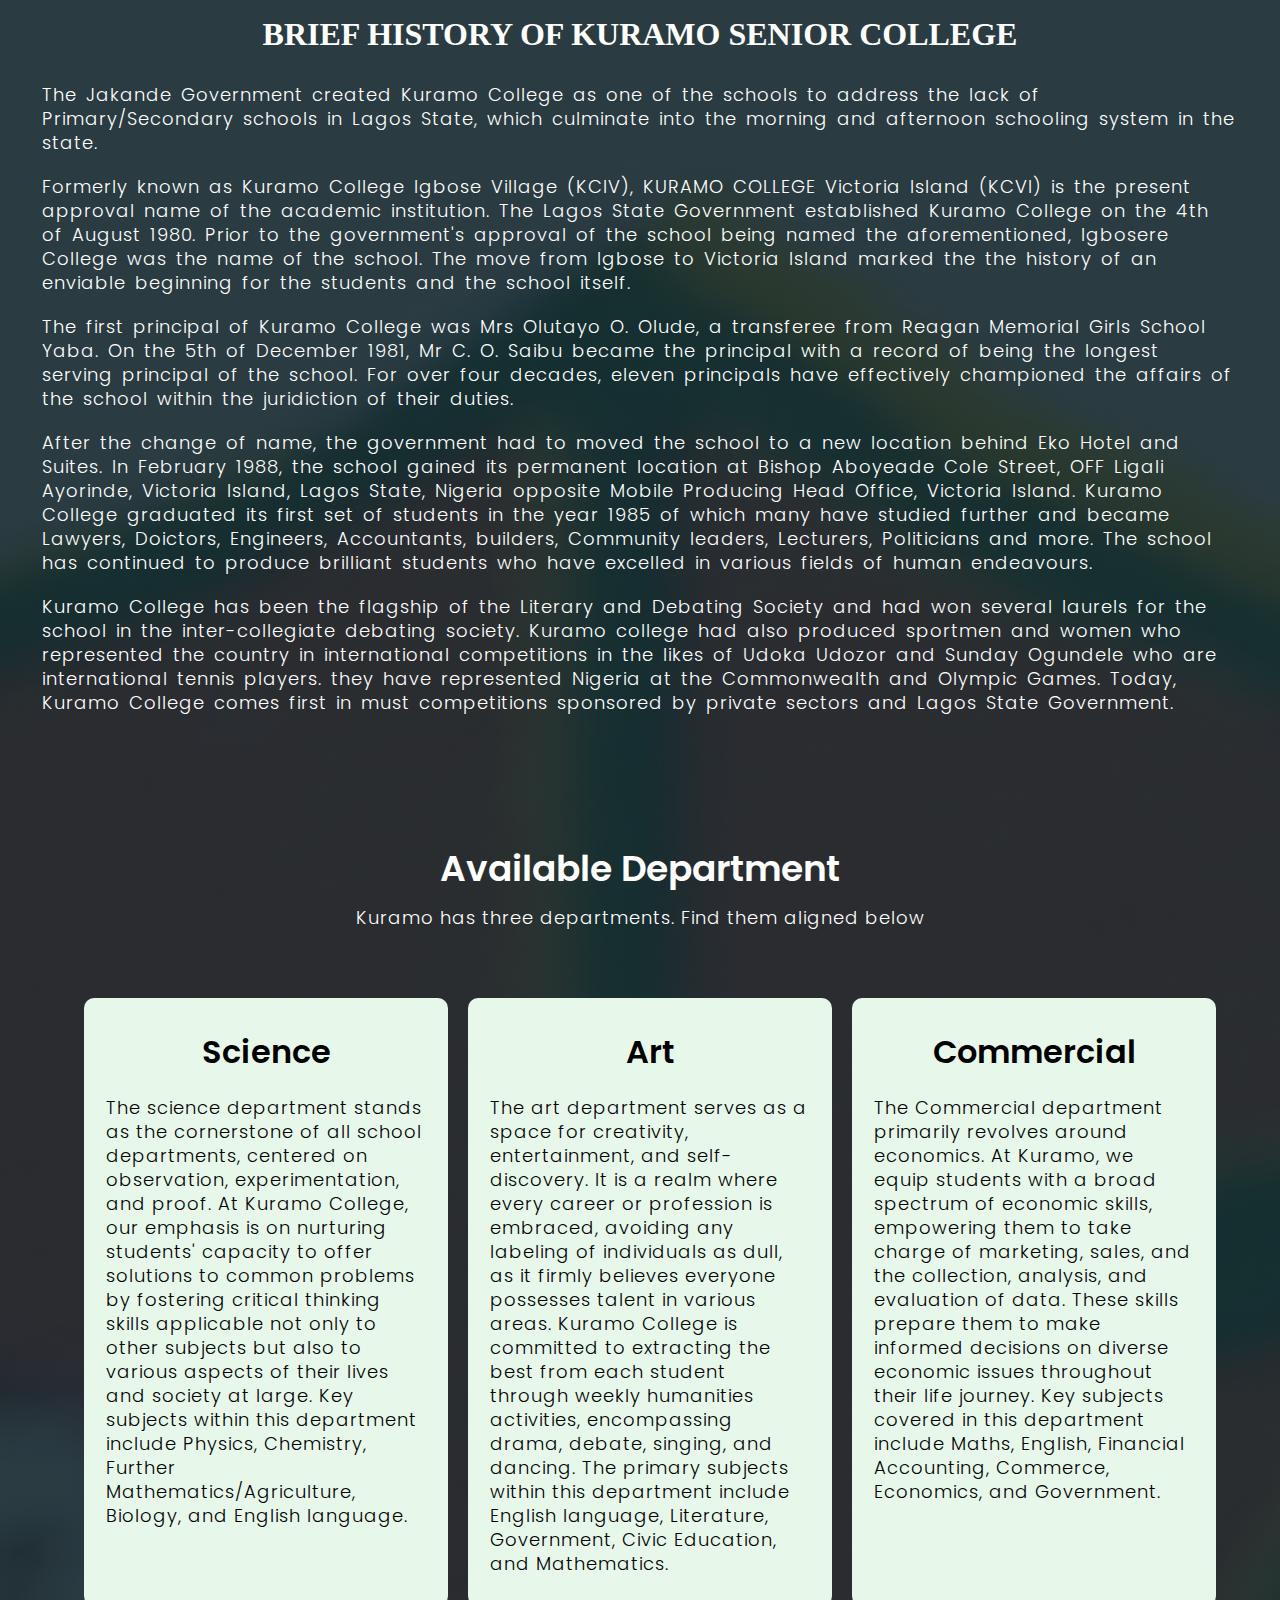
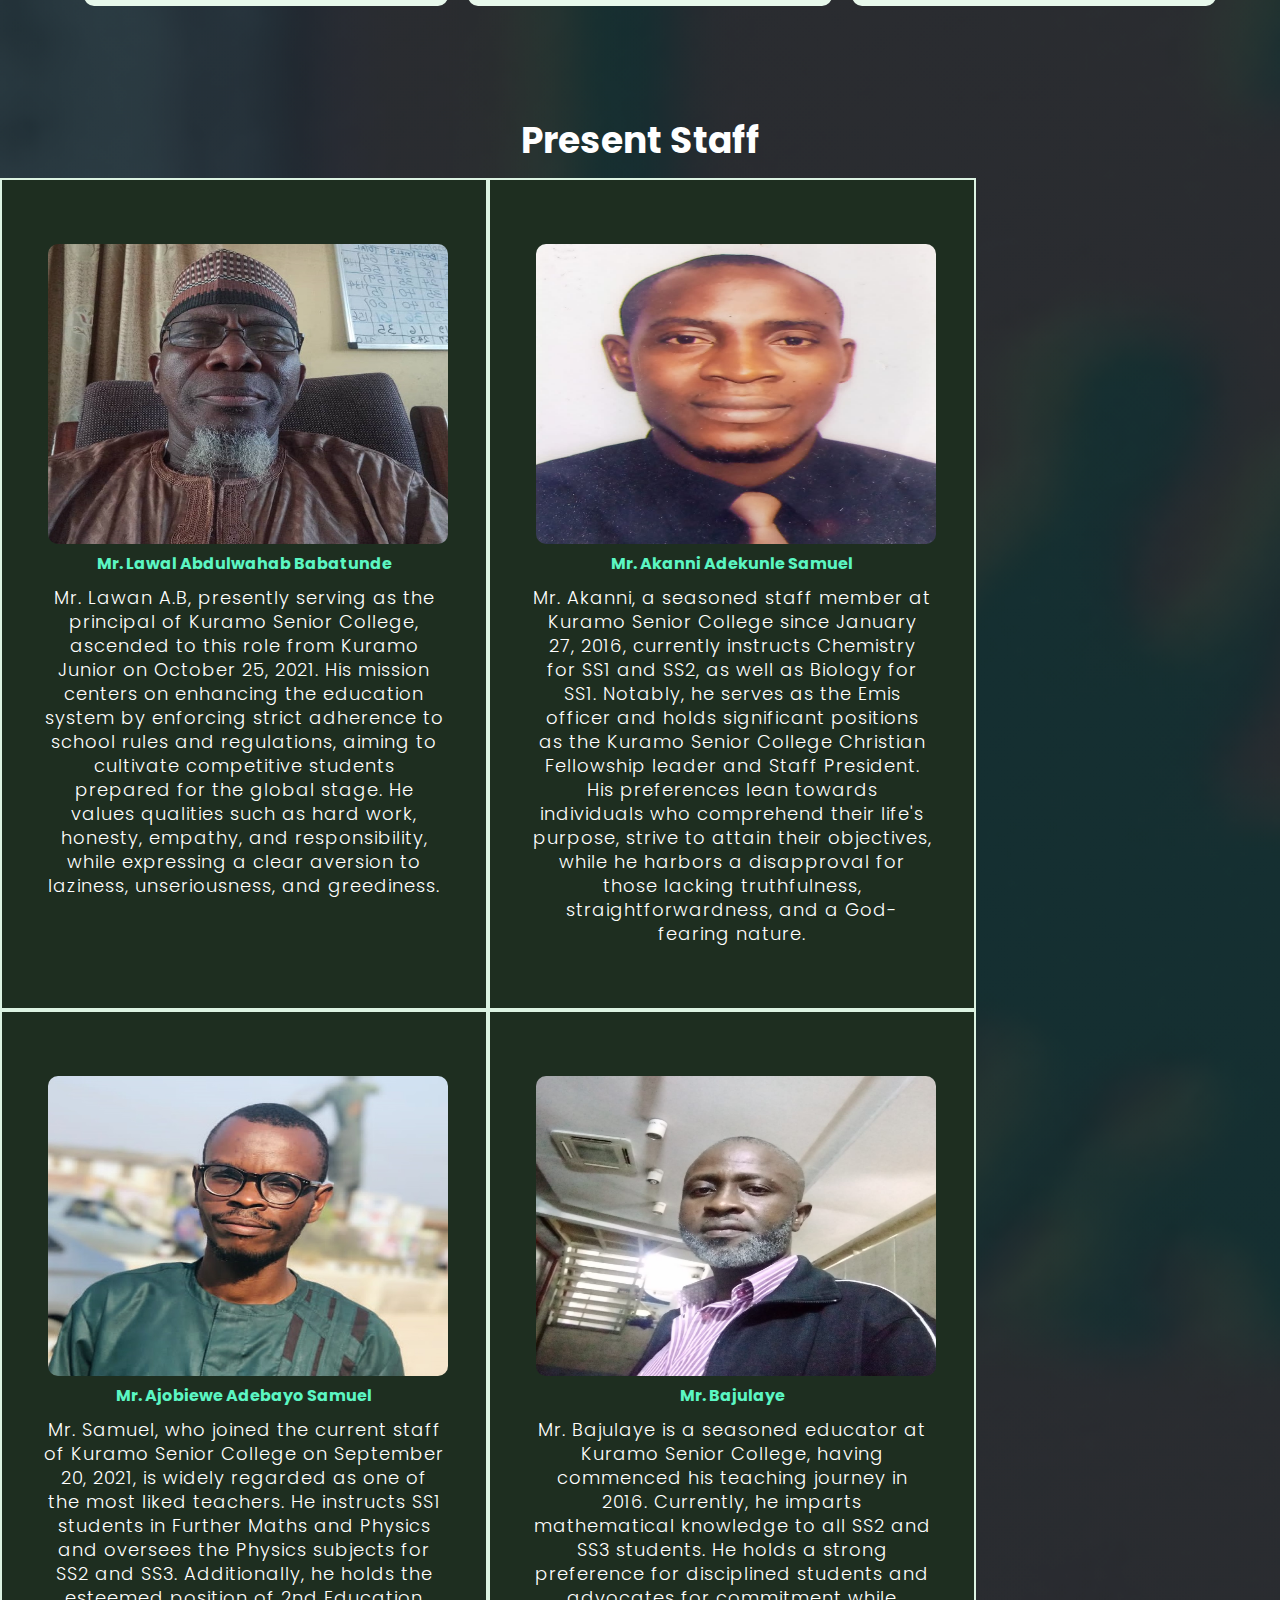
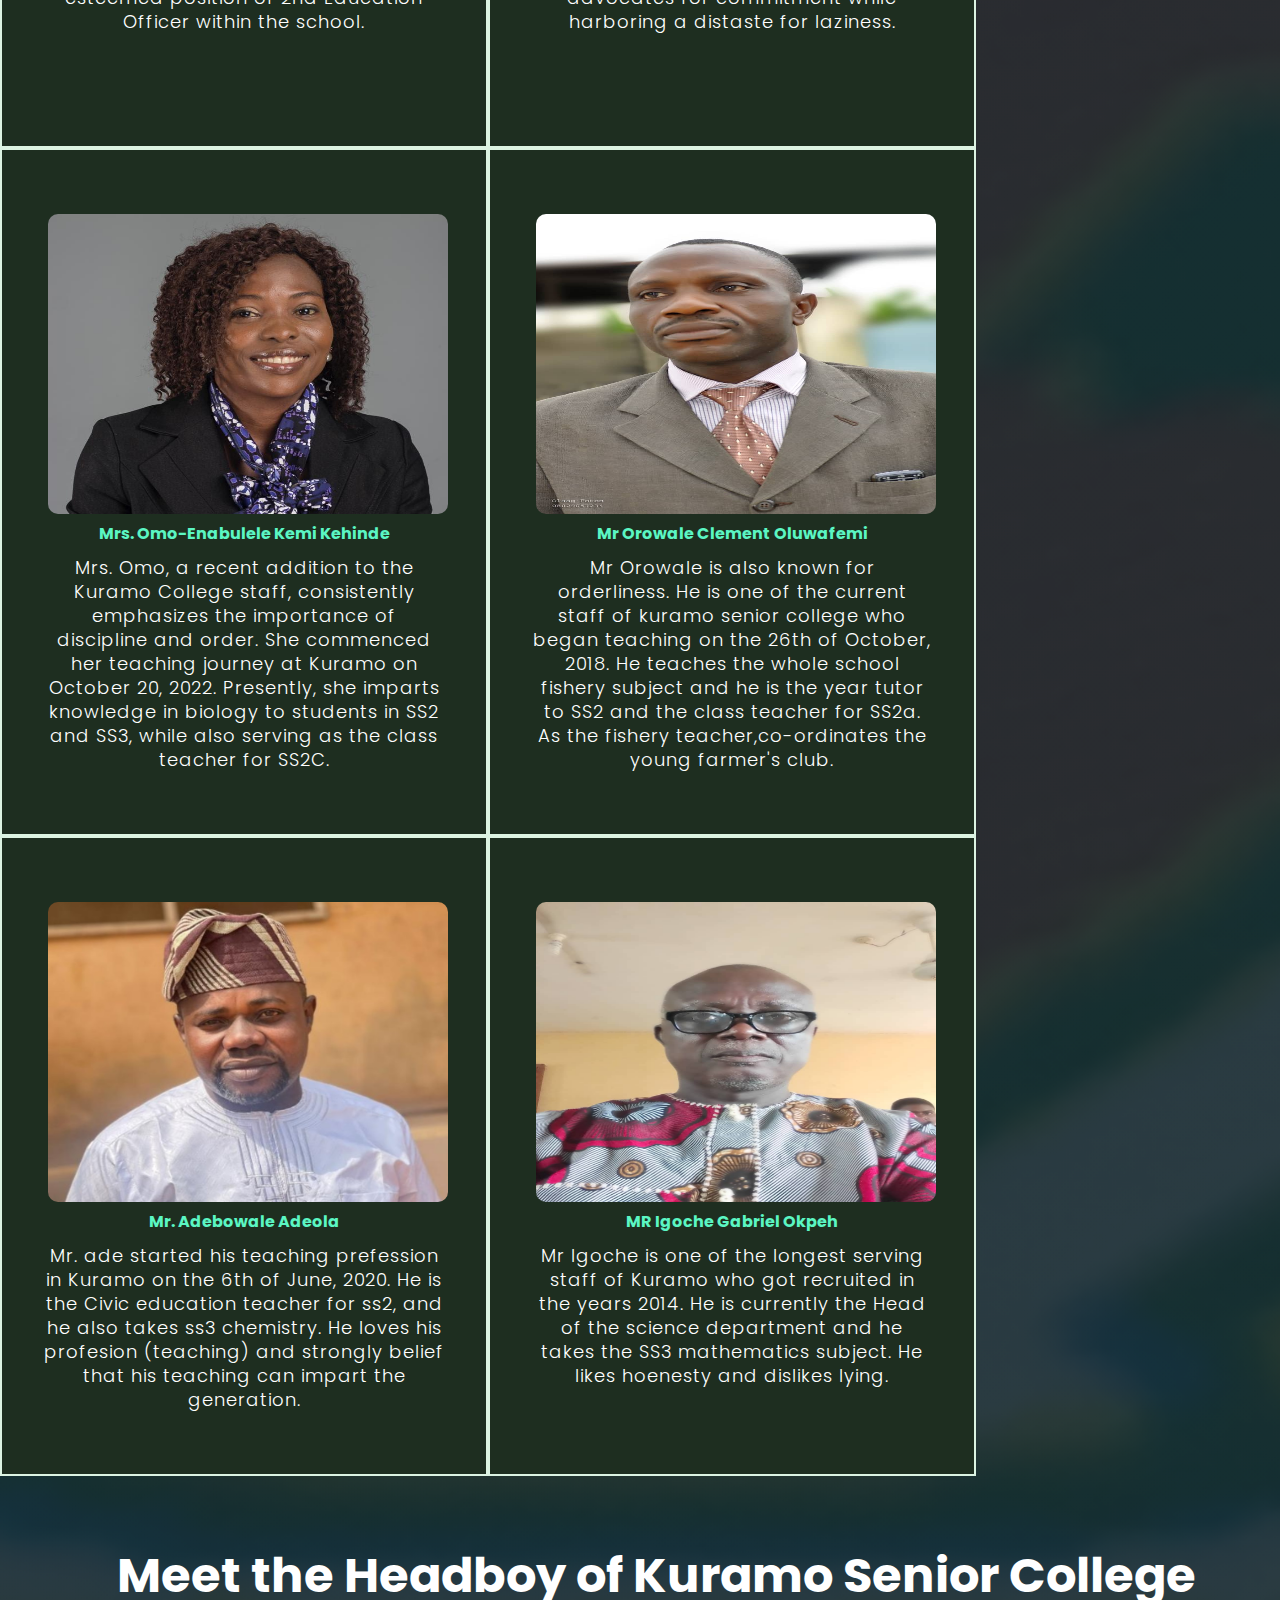
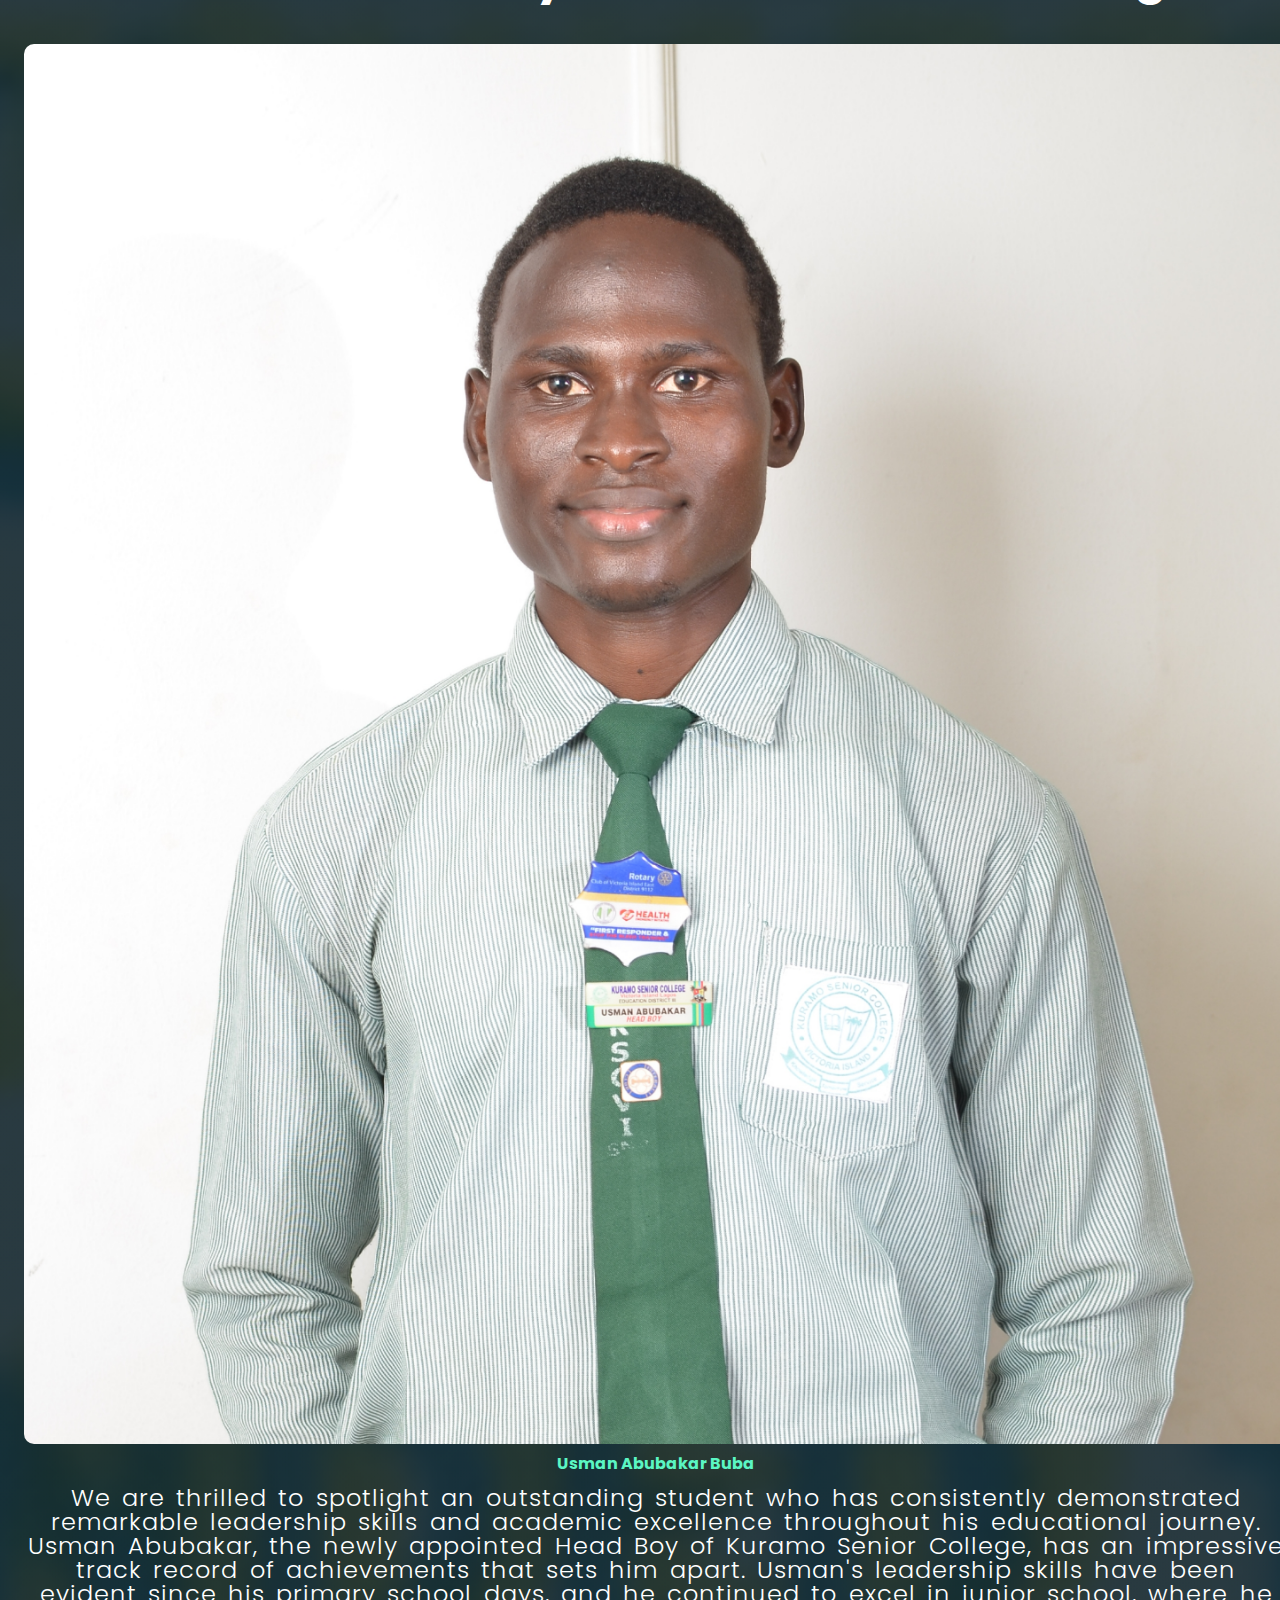
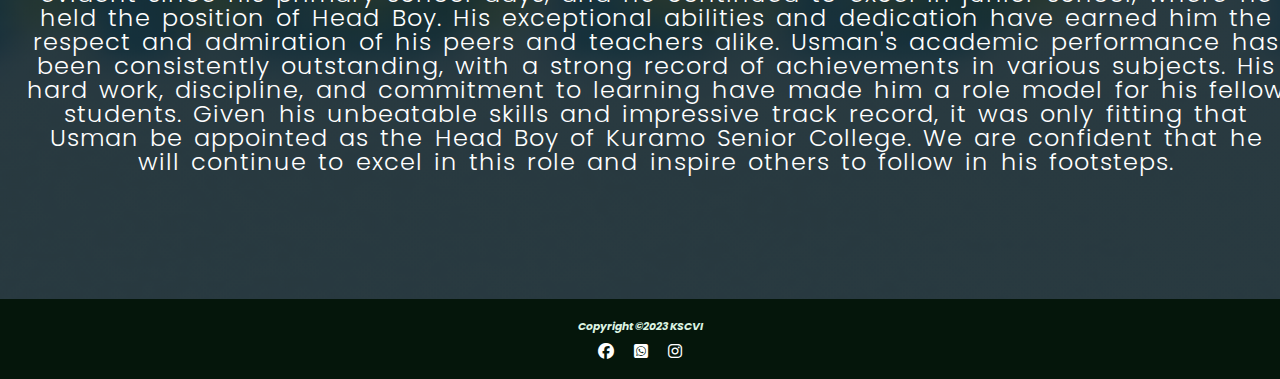
<file: page/aboutpage.html>
<!DOCTYPE html>
<html lang="en">

<head>
    <meta charset="UTF-8">
    <meta http-equiv="X-UA-Compatible" content="IE=edge">
    <meta name="viewport" content="width=device-width, initial-scale=1.0">
    <link rel="stylesheet" href="aboutpage.css">
    <title>About Page</title>
    <link rel="preconnect" href="https://fonts.gstatic.com" crossorigin>
    <link
        href="https://fonts.googleapis.com/css2?family=Plus+Jakarta+Sans:ital,wght@0,400;1,500;1,600&family=Poppins:wght@100;200;300;400;600;700&display=swap"
        rel="stylesheet">
    <link rel="stylesheet" href="https://cdnjs.cloudflare.com/ajax/libs/font-awesome/6.2.1/css/all.min.css" />
</head>

<!------brief history----->

<body>

    <section class="header">

    </section>

    <h1 class="schoolname" id="topend"> BRIEF HISTORY OF KURAMO SENIOR COLLEGE</h1>
    <div class="container">
        <p>
            The Jakande Government created Kuramo College as one of the schools to address the lack of Primary/Secondary
            schools in Lagos State, which culminate into the morning and afternoon schooling system in the state.
        </p>
        <P>
            Formerly known as Kuramo College Igbose Village (KCIV), KURAMO COLLEGE Victoria Island (KCVI) is the present
            approval name of the academic institution. The Lagos State Government established Kuramo College on the 4th
            of August 1980. Prior to the government's approval of the school being named the aforementioned, Igbosere
            College was the name of the school. The move from Igbose to Victoria Island marked the the history of an
            enviable beginning for the students and the school itself.
        </P>
        <p>
            The first principal of Kuramo College was Mrs Olutayo O. Olude, a transferee from Reagan Memorial Girls
            School Yaba. On the 5th of December 1981, Mr C. O. Saibu became the principal with a record of being the
            longest serving principal of the school. For over four decades, eleven principals have effectively
            championed the affairs of the school within the juridiction of their duties.
        </p>
        <p>
            After the change of name, the government had to moved the school to a new location behind Eko Hotel and
            Suites. In February 1988, the school gained its permanent location at Bishop Aboyeade Cole Street, OFF
            Ligali Ayorinde, Victoria Island, Lagos State, Nigeria opposite Mobile Producing Head Office, Victoria
            Island. Kuramo College graduated its first set of students in the year 1985 of which many have studied
            further and became Lawyers, Doictors, Engineers, Accountants, builders, Community leaders, Lecturers,
            Politicians and more. The school has continued to produce brilliant students who have excelled in various
            fields of human endeavours.
        </p>
        <p>
            Kuramo College has been the flagship of the Literary and Debating Society and had won several laurels for
            the school in the inter-collegiate debating society. Kuramo college had also produced sportmen and women who
            represented the country in international competitions in the likes of Udoka Udozor and Sunday Ogundele who
            are international tennis players. they have represented Nigeria at the Commonwealth and Olympic Games.
            Today, Kuramo College comes first in must competitions sponsored by private sectors and Lagos State
            Government.
        </p>
    </div>

    <!------mission and vission----->

    <div class="mvcontainer">
        <div class="mission">
            <div class="mcontainer">
                <div class="red1"></div>
                <div class="blue" style="margin-left: 35%; ">
                    <h4>Mission</h4>
                </div>
                <div class="red2"></div>
            </div>
            <h1 id="mission">Mission</h1>
            <p>
                To create an enabling and conducive environment for effective teaching and learning through
                collaboration with committed stakeholders
            </p>
            <div class="vcontainer">
                <div class="red1"></div>
                <div class="blue" style="margin-left: 35%;">
                    <h4>Vission</h4>
                </div>
                <div class="red2"></div>
            </div>
            <h1 id="vission">Vission</h1>
            <p>
                Moulding leaders with core values
            </p>
        </div>
    </div>
    <!------department----->
    <div class="course">
        <h1> Available Department</h1>
        <p class="p"> Kuramo has three departments. Find them aligned below
        </p>
        <div class="row">
            <div class="course-col">
                <h3 class="ts" id="science">Science</h3>
                <p>The science department stands as the cornerstone of all school departments, centered on observation,
                    experimentation, and proof. At Kuramo College, our emphasis is on nurturing students' capacity to
                    offer solutions to common problems by fostering critical thinking skills applicable not only to
                    other subjects but also to various aspects of their lives and society at large. Key subjects within
                    this department include Physics, Chemistry, Further Mathematics/Agriculture, Biology, and English
                    language.
                </p>
            </div>
            <div class="course-col">
                <h3 class="ts" id="art">Art</h3>
                <p>The art department serves as a space for creativity, entertainment, and self-discovery. It is a realm
                    where every career or profession is embraced, avoiding any labeling of individuals as dull, as it
                    firmly believes everyone possesses talent in various areas. Kuramo College is committed to
                    extracting the best from each student through weekly humanities activities, encompassing drama,
                    debate, singing, and dancing. The primary subjects within this department include English language,
                    Literature, Government, Civic Education, and Mathematics. </p>
            </div>
            <div class="course-col">
                <h3 class="ts" id="commercial">Commercial</h3>
                <p>The Commercial department primarily revolves around economics. At Kuramo, we equip students with a
                    broad spectrum of economic skills, empowering them to take charge of marketing, sales, and the
                    collection, analysis, and evaluation of data. These skills prepare them to make informed decisions
                    on diverse economic issues throughout their life journey. Key subjects covered in this department
                    include Maths, English, Financial Accounting, Commerce, Economics, and Government.
                </p>
            </div>
        </div>

    </div>

    <!------present staff----->


    <div class="staff">
        <h1 class="stafftext"> Present Staff</h1>
        <div class="imgcontainer">
            <div class="al">
                <img src="/images/principal.jpg" id="principal" alt="">
                <h4>Mr. Lawal Abdulwahab Babatunde</h4>
                <p>Mr. Lawan A.B, presently serving as the principal of Kuramo Senior College, ascended to this role
                    from Kuramo Junior on October 25, 2021. His mission centers on enhancing the education system by
                    enforcing strict adherence to school rules and regulations, aiming to cultivate competitive students
                    prepared for the global stage. He values qualities such as hard work, honesty, empathy, and
                    responsibility, while expressing a clear aversion to laziness, unseriousness, and greediness.

                </p>
            </div>

            <div class="al">
                <img src="/images/akanni.jpg" id="akanni" alt="">
                <h4>Mr. Akanni Adekunle Samuel</h4>
                <p>Mr. Akanni, a seasoned staff member at Kuramo Senior College since January 27, 2016, currently
                    instructs Chemistry for SS1 and SS2, as well as Biology for SS1. Notably, he serves as the Emis
                    officer and holds significant positions as the Kuramo Senior College Christian Fellowship leader and
                    Staff President. His preferences lean towards individuals who comprehend their life's purpose,
                    strive to attain their objectives, while he harbors a disapproval for those lacking truthfulness,
                    straightforwardness, and a God-fearing nature.</p>
            </div>
            <div class="al">
                <img src="/images/samuel.jpg" id="samuel" alt="">
                <h4>Mr. Ajobiewe Adebayo Samuel</h4>
                <P>Mr. Samuel, who joined the current staff of Kuramo Senior College on September 20, 2021, is widely
                    regarded as one of the most liked teachers. He instructs SS1 students in Further Maths and Physics
                    and oversees the Physics subjects for SS2 and SS3. Additionally, he holds the esteemed position of
                    2nd Education Officer within the school.
                </P>
            </div>
            <div class="al">
                <img src="/images/baj.jpg" id="baj" alt="">
                <h4>Mr. Bajulaye</h4>
                <p>Mr. Bajulaye is a seasoned educator at Kuramo Senior College, having commenced his teaching journey
                    in 2016. Currently, he imparts mathematical knowledge to all SS2 and SS3 students. He holds a strong
                    preference for disciplined students and advocates for commitment while harboring a distaste for
                    laziness.</p>
            </div>
            <div class="al">
                <img src="/images/omo.jpg" id="omo" alt="">
                <h4>Mrs. Omo-Enabulele Kemi Kehinde</h4>
                <p>Mrs. Omo, a recent addition to the Kuramo College staff, consistently emphasizes the importance of
                    discipline and order. She commenced her teaching journey at Kuramo on October 20, 2022. Presently,
                    she imparts knowledge in biology to students in SS2 and SS3, while also serving as the class teacher
                    for SS2C.</p>
            </div>
            <div class="al">
                <img src="/images/orowale.jpg" id="oro" alt="">
                <h4>Mr Orowale Clement Oluwafemi</h4>
                <p>Mr Orowale is also known for orderliness. He is one of the current staff of kuramo senior college who
                    began teaching on the 26th of October, 2018. He teaches the whole school fishery subject and he is
                    the year tutor to SS2 and the class teacher for SS2a. As the fishery teacher,co-ordinates the young
                    farmer's club.</p>
            </div>
            <div class="al">
                <img src="/images/ade.jpg" id="ade" alt="">
                <h4>Mr. Adebowale Adeola</h4>
                <p>Mr. ade started his teaching prefession in Kuramo on the 6th of June, 2020. He is the Civic education
                    teacher for ss2, and he also takes ss3 chemistry. He loves his profesion (teaching) and strongly
                    belief that his teaching can impart the generation. </p>
            </div>
            <div class="al">
                <img src="/images/igoche.jpg" id="igoche" alt="">
                <h4>MR Igoche Gabriel Okpeh</h4>
                <p> Mr Igoche is one of the longest serving staff of Kuramo who got recruited in the years 2014. He is
                    currently the Head of the science department and he takes the SS3 mathematics subject. He likes
                    hoenesty and dislikes lying. </p>
            </div>


        </div>
    </div>

    <!-- <headboy container> -->

    <div class="hbcontainer">
        <h1 class="hb">Meet the Headboy of Kuramo Senior College </h1>
        <img class="headboy" src="/images/headboy.jpg"; alt="image of kuramo headboy";>
        <h4>Usman Abubakar Buba</h4>
        <p>
            We are thrilled to spotlight an outstanding student who has consistently demonstrated remarkable
            leadership skills and academic excellence throughout his educational journey. Usman Abubakar, the
            newly appointed Head Boy of Kuramo Senior College, has an impressive track record of achievements
            that sets him apart.

            Usman's leadership skills have been evident since his primary school days, and he continued to excel
            in junior school, where he held the position of Head Boy. His exceptional abilities and dedication
            have earned him the respect and admiration of his peers and teachers alike.

            Usman's academic performance has been consistently outstanding, with a strong record of achievements
            in various subjects. His hard work, discipline, and commitment to learning have made him a role
            model for his fellow students.

            Given his unbeatable skills and impressive track record, it was only fitting that Usman be appointed
            as the Head Boy of Kuramo Senior College. We are confident that he will continue to excel in this
            role and inspire others to follow in his footsteps.
        </p>
    </div>

    <nav>
        <div class="contents" id="navLinks">
            <ul>
                <h1 class="ctn">Contents</h1>
                <li><a href="#science">Science</a></li>
                <li><a href="#art">Art</a></li>
                <li><a href="#commercial">Commercial</a></li>
                <li><a href="#principal">Mr Lawal A.B</a></li>
                <li><a href="#akanni">Mr Akanni</a></li>
                <li><a href="#samuel">Mr Samuel</a></li>
                <li><a href="#baj">Mr Bajulaye</a></li>
                <li><a href="#omo">Mrs Omo</a></li>
                <li><a href="#oro">Mr Orowale</a></li>
                <li><a href="#ade">Mr Ade</a></li>
                <li><a href="#igoche">Mr Igoche</a></li>
                <li><a href="#mogaji">Mr Mogaji</a></li>
            </ul>
        </div>
    </nav>
    <!------footer----->

    <footer>
        <h6><i>Copyright ©2023 KSCVI</i></h6>
        <div class="icons">
            <a href="https://www.facebook.com/profile.php?id=100034072089855&mibextid=ZbWKwL"><i
                    class="fa-brands fa-facebook" style="color:white; margin: 0.5em;"></i></a>
            <a href="https://wa.me/+2347086662035"><i class="fa-brands fa-square-whatsapp"
                    style="color:white;  margin: 0.5em;"></i></a>
            <a href=". https://www.instagram.com/invites/contact/?i=pql2d089keng&utm_content=qhg03jt"><i
                    class="fa-brands fa-instagram" style="color:white;  margin: 0.5em;"></i></a>
    </footer>
    <!---------Javascript For Toggle Menu----->

    <script>
        var navLinks = document.getElementById("navLinks");

        function showMenu() {
            navLinks.style.right = "0";
        }

        function hideMenu() {
            navLinks.style.right = "-200px";
        }
    </script>
</body>

</html>
</file>
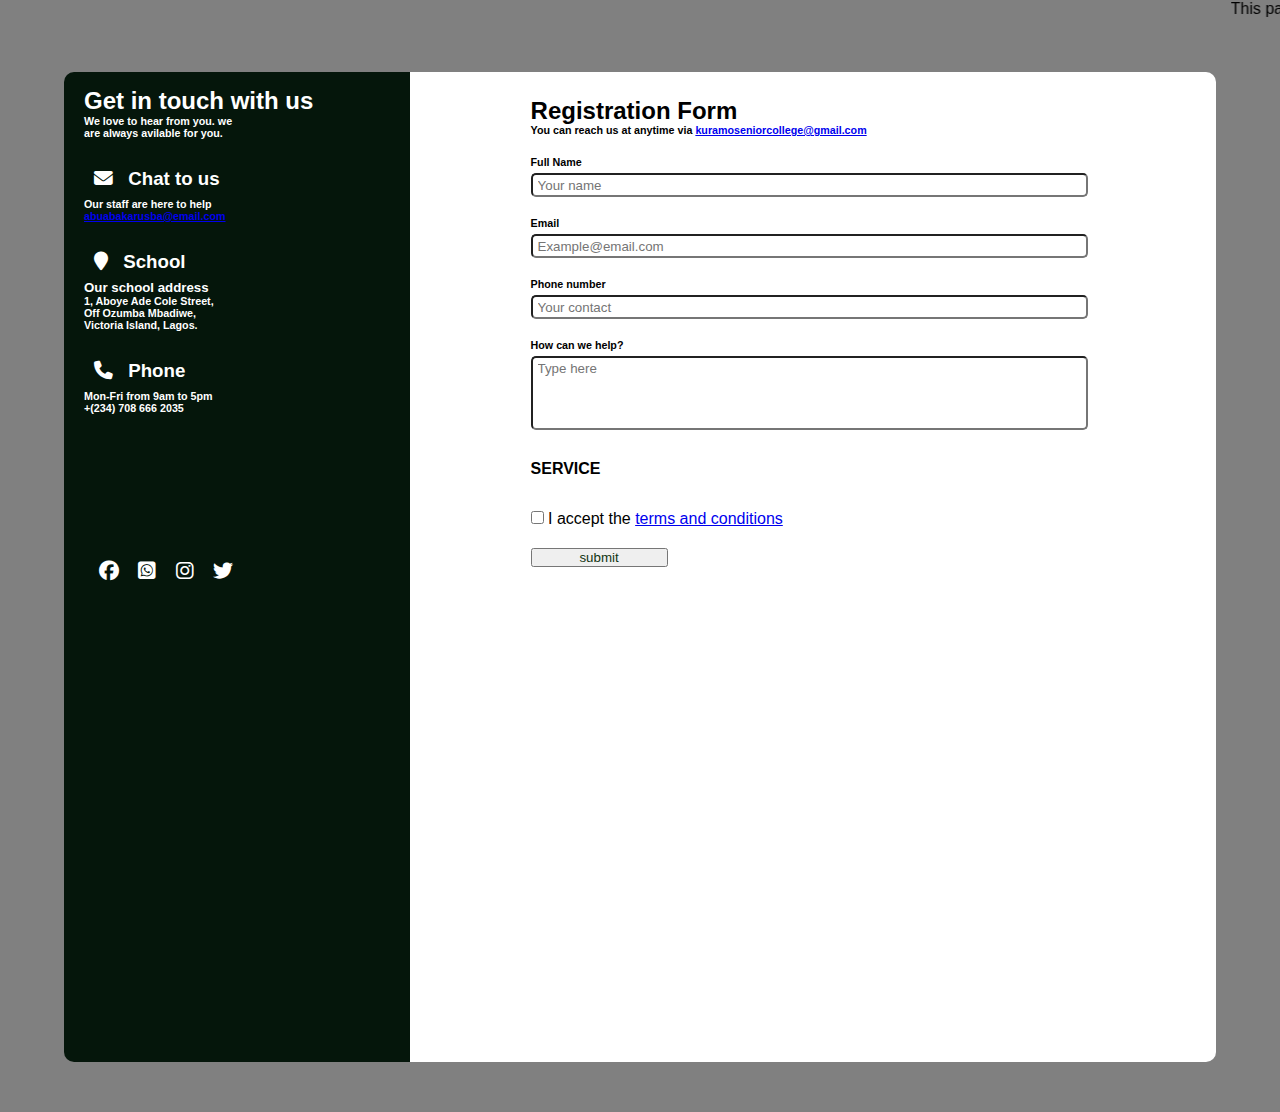
<file: page/contactp.html>
<!DOCTYPE html>
<html lang="en">
    <head>
    <meta charset="UTF-8">
    <meta http-equiv="X-UA-Compatible" content="IE=edge">
    <meta name="viewport" content="width=device-width, initial-scale=1.0">
    <title>Contact Page</title>
    <link rel="stylesheet" href="contactpage.css">
    <link rel="stylesheet" href="https://cdnjs.cloudflare.com/ajax/libs/font-awesome/6.2.1/css/all.min.css" />
    </head>

<body>
    <marquee behavior="co-ordinates" direction="left">This page is still under construction</marquee>
    <div class="container">
        <div class="leftdiv">
            <div class="margin">
                <h2 style="margin-top: -35px;">
                    Get in touch with us
                </h2>
                <h6>
                    We love to hear from you. we <br> are always avilable for you.
                </h6>
                <div>
                    <h3>
                        <i class="fa fa-envelope"></i>
                        Chat to us
                    </h3>
                    <h6>
                        Our staff are here to help
                    </h6>
                    <h6>
                        <a href="mailto:abubakar.usba@gmail.com">abuabakarusba@email.com</a>
                    </h6>
                </div>
                <div>
                    <h3>
                        <i class="fa fa-map-marker fa-l"></i>
                        School
                    </h3>
                    <h5>
                        Our school address
                    </h5>
                    <h6>
                        1, Aboye Ade Cole Street, <br> Off Ozumba Mbadiwe, <br>
                        Victoria Island, Lagos.
                    </h6>
                </div>
                <div>
                    <h3>
                        <i class="fa fa-phone"></i>

                        Phone
                    </h3>
                    <h6>
                        Mon-Fri from 9am to 5pm
                    </h6>
                    <h6>
                        +(234) 708 666 2035
                    </h6>
                </div>
                <div class="icons" style="position: bottom end;">
                    <i class="fa-brands fa-facebook"></i>
                    <i class="fa-brands fa-square-whatsapp"></i>
                    <i class="fa-brands fa-instagram"></i>
                    <i class="fa-brands fa-twitter"></i>
                </div>
            </div>
        </div>
        <div class="rightdiv">
            <div class="margin" >
                <h2>Registration Form </h2>
                <h6 style="margin-top: -1px;">You can reach us at anytime via <a href=" ">kuramoseniorcollege@gmail.com</a>
                </h6>
                <form action="input">
                    <h6>Full Name</h6>
                    <input class="im" type="text" placeholder="Your name">
                    <h6>Email</h6>
                    <input class="im" type="email" placeholder="Example@email.com" required value="">
                    <h6>Phone number</h6>
                    <input class="im" type="number" placeholder="Your contact" minlength="11" required>
                    <h6>How can we help?</h6>
                    <input class="im" type="text" placeholder="Type here" style="padding-bottom: 50px;">
                </form>
                <h4 class="service">SERVICE</h4>
                <fieldset class="classcol">
                    <label for="ss1"> <input type="checkbox" name="ss1" required id="ss1"> SS1</label>
                    <label for="ss2"> <input type="checkbox" name="ss2" required id="ss2"> SS2</label>
                    <label for="ss3"> <input type="checkbox" name="ss3" required> SS3</label>
                </fieldset>
                <fieldset class="classco2">
                    <label for="event"> <input type="checkbox" name="event" required id="event"> Event</label>
                    <label for="WAEC"> <input type="checkbox" name="WAEC" required id="WAEC"> WAEC</label>
                    <label for="Internship"> <input type="checkbox" name="Internship" required>Internship</label>
                </fieldset>
                <fieldset  class="tc" required>
                    <label for="terms-and-conditions">
                        <input id="terms-and-conditions" type="checkbox" required name="terms-and-conditions"
                            class="inline" /> I accept the <a
                            href="https://googole.com/">terms and conditions</a>
                    </label>
                </fieldset>
                  <input required for="form" type="submit" class="submit" value="submit">
            </div>
        </div>
</body>
</html>
</file>
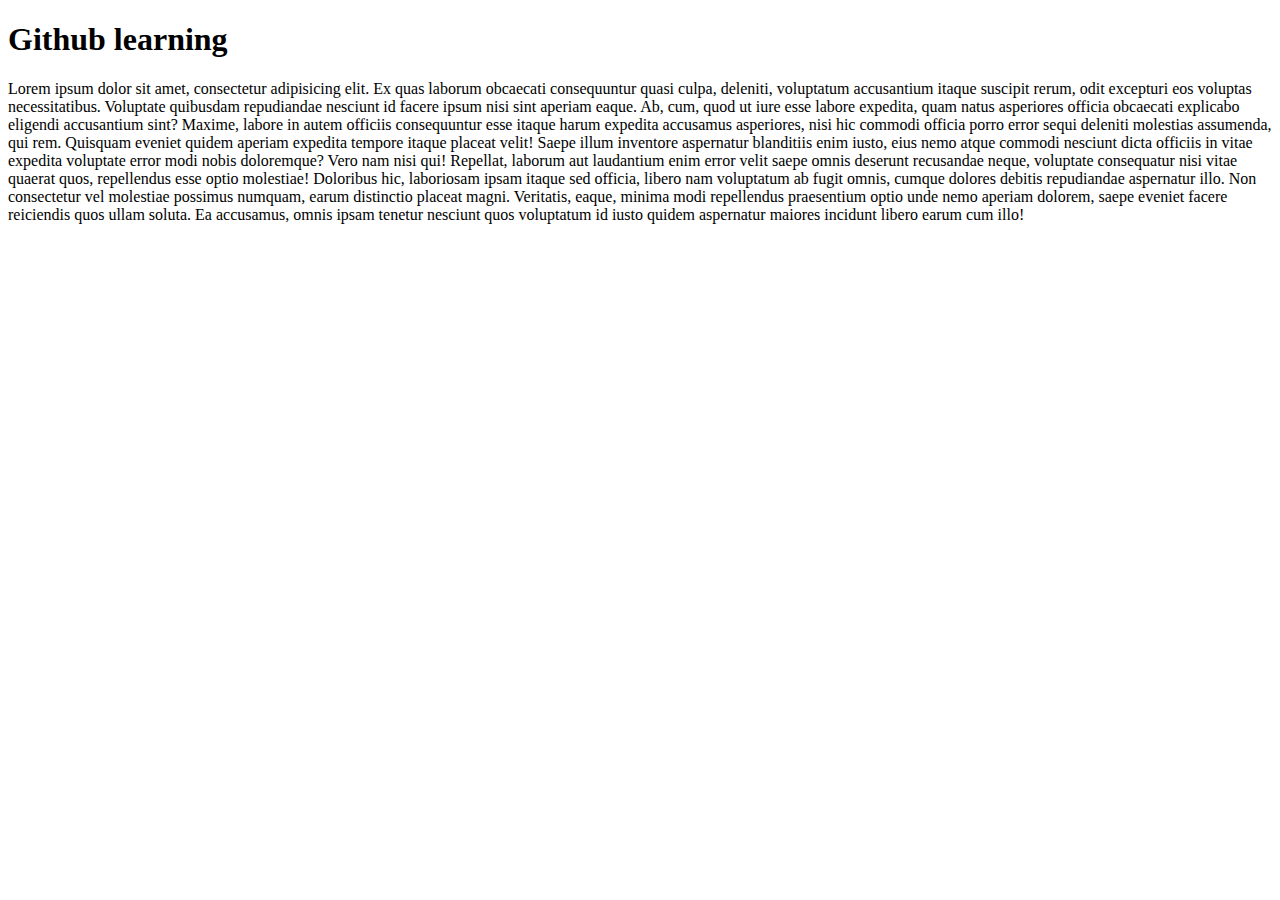
<file: page/test/test1.html>
<!DOCTYPE html>
<html lang="en">
<head>
    <meta charset="UTF-8">
    <meta http-equiv="X-UA-Compatible" content="IE=edge">
    <meta name="viewport" content="width=device-width, initial-scale=1.0">
    <title>Document</title>
</head>
<body>
    <h1>Github learning</h1>
    <p>Lorem ipsum dolor sit amet, consectetur adipisicing elit. Ex quas laborum obcaecati consequuntur quasi culpa, deleniti, voluptatum accusantium itaque suscipit rerum, odit excepturi eos voluptas necessitatibus. Voluptate quibusdam repudiandae nesciunt id facere ipsum nisi sint aperiam eaque. Ab, cum, quod ut iure esse labore expedita, quam natus asperiores officia obcaecati explicabo eligendi accusantium sint? Maxime, labore in autem officiis consequuntur esse itaque harum expedita accusamus asperiores, nisi hic commodi officia porro error sequi deleniti molestias assumenda, qui rem. Quisquam eveniet quidem aperiam expedita tempore itaque placeat velit! Saepe illum inventore aspernatur blanditiis enim iusto, eius nemo atque commodi nesciunt dicta officiis in vitae expedita voluptate error modi nobis doloremque? Vero nam nisi qui! Repellat, laborum aut laudantium enim error velit saepe omnis deserunt recusandae neque, voluptate consequatur nisi vitae quaerat quos, repellendus esse optio molestiae! Doloribus hic, laboriosam ipsam itaque sed officia, libero nam voluptatum ab fugit omnis, cumque dolores debitis repudiandae aspernatur illo. Non consectetur vel molestiae possimus numquam, earum distinctio placeat magni. Veritatis, eaque, minima modi repellendus praesentium optio unde nemo aperiam dolorem, saepe eveniet facere reiciendis quos ullam soluta. Ea accusamus, omnis ipsam tenetur nesciunt quos voluptatum id iusto quidem aspernatur maiores incidunt libero earum cum illo!</p>
</body>
</html>
</file>
<file: page/aboutpage.css>
* {
    border: 0;
    margin: 0px;
    padding: 0;
    font-family: 'Poppins', sans-serif;
}
body {
    background-image: linear-gradient(rgba(23, 42, 49, 0.9), rgba(23, 42, 49, 0.9)), url(/images/logo.jpg);
    background-size: cover;
    background-position: center;
    font-family: Cambria, Cochin, Georgia, Times, 'Times New Roman', serif;
    margin-bottom: 0;
}
/*-------history of kuramo-----*/


.schoolname {
    text-align: center;
    color: rgb(255, 255, 255);
    font-weight: 1000;
    font-size: 2rem;
    font-family: Cambria, Cochin, Georgia, Times, 'Times New Roman', serif;
    font-weight: 600;
    margin-top: 1rem;
    margin-bottom: 20px;
}

.container {
    background-size: cover;
    background-position: center;
    align-items: center;
    margin-top: 0;
    margin-bottom: 1rem;
    margin-left: 2rem;
    margin-right: 2rem;
    word-wrap: wrap;
    color: white;
    word-spacing: 3px;
    overflow: hidden;
}

p {
    padding: 5px;
    line-height: 25px;
    letter-spacing: 1px;
}

@media (max-width: 670px) {
    .container p {
        text-align: center;
    }

    .schoolname {
        font-size: 1.5rem;
        max-width: 80%;
        margin-left: 10%;
        text-align: center;
    }

    .course h1 {
        font-size: 1.5rem;
    }

    .course-col .science {
        font-size: 1.5rem;
    }

    .course-col .art {
        font-size: 1.5rem;
    }

    .course-col .commercial {
        font-size: 1.5rem;
    }
}

/* ----- present staff -------*/


.imgcontainer {
    display: flex;
    flex-direction: row;
    flex-wrap: wrap;
    flex-basis: 30px;
    flex-direction: row;
    text-align: center;
}

.imgcontainer div img {
    border-radius: 10px;
}

.imgcontainer .div1 {
    margin-top: 20px;
}

.imgcontainer h4 {
    text-align: center;
    color: #5bf6c3;
}

.imgcontainer p {
    max-width: 400px;
    color: #fff;
    margin-bottom: 20px;
}

.imgcontainer .al img {
    height: 300px;
    width: 400px;
    margin-top: 2rem;
    background-position: center;
    background-size: contain;
    margin-left: 0.5rem;

}

.staff .stafftext {
    text-align: center;
    color: #fff;
    font-weight: bolder;
    margin-bottom: 10px;
    margin-top: 50px;
}

.imgcontainer .al {
    border: 2px solid #dcf3e2;
    background-color: #1e2e20;
    color: black;
    min-height: 670px;
    padding: 2rem;
}

.imgcontainer .al:nth-child(8) {
    min-height: 530px;
}

.imgcontainer .al:nth-child(7) {
    min-height: 530px;
}

.imgcontainer .al:nth-child(6) {
    min-height: 590px;
}

.imgcontainer .al:nth-child(5) {
    min-height: 590px;
}

.imgcontainer .al:nth-child(4) {
    min-height: 590px;
}

.hbcontainer{
    margin-top: 5%;
    margin-bottom: 5%;
    height: 80%;
    width: 100%;
    margin-left: 5px;
    margin-left: 1rem;
}
.hbcontainer .hb {
    text-align: center;
    color: white;
    font-size: 3rem;
    font-weight: bolder;
    text-wrap: wrap;
}

.hbcontainer .headboy {
    width: 100%;
    height: 100%;
    margin-top: 2rem;
    margin-left: 0.5rem;
    border-radius: 10px;
}

.hbcontainer p{
    color:white;
    font-size: 1.5rem;
    text-align: center;
    word-spacing: 0.2rem;
    vertical-align: 0.4rem;
}
.hbcontainer h4 {
    text-align: center;
    color: #5bf6c3;
}
@media (max-width: 480px) {

    .container p {
        width: 97%;
    }
    .imgcontainer .al p {
        text-align: center;
        margin-left: 0;
        max-width: 100%;
    }

    .imgcontainer h4 {
      text-align: center;
      margin-top: 20px;
      margin-left: auto;
    }

    .imgcontainer .al img {
        margin-top: 1.5rem;
        border-radius: 10px;
        width: 95%;
    }

}

/*------mission and vission-----*/
.mvcontainer {
    display: flex;
    flex-direction: row;
    margin-top: 3rem;
    color: rgb(0, 0, 0);
    gap: 30px;
    justify-content: center;
    max-width: 90%;
    vertical-align: middle;
    display: none;
}

.mvcontainer .mission {
    background: #e7f8eb;
    border-radius: 10px;
    padding: 20px 12px;
    box-sizing: border-box;
    transition: 0.5s;
    color: rgb(0, 0, 0);
}

.mvcontainer h1 {
    color: rgb(76, 74, 74);
}

.mcontainer {
    width: 100%;
    height: 30px;
    background-color: rgb(159, 104, 104);
    display: flex;
    flex-direction: row;
    position: relative;
    z-index: 1;
    display: none;
}

.mcontainer .red1 {
    background-color: rgb(255, 0, 0)e;
    color: white;
    width: 33.3%;
    position: relative;
    z-index: 3;
}

.mcontainer .blue {
    background-color: rgb(79, 79, 121);
    color: white;
    width: 33.3%;
    position: relative;
    z-index: 3;
    justify-content: flex-end;
}

.vcontainer {
    width: 100%;
    height: 30px;
    background-color: rgb(159, 104, 104);
    display: flex;
    flex-direction: row;
    position: relative;
    z-index: 1;
    display: none
}

.vcontainer .blue {
    background-color: rgb(79, 79, 121);
    color: white;
    width: 33.3%;
    position: relative;
    z-index: 3;
}

.vcontainer .red1 {
    background-color: rgb(255, 0, 0)e;
    width: 33.3%;

}

.vcontainer .red2 {
    background-color: rgb(255, 0, 0)e;
    width: 33.3%;
}

.contents {
    color: #dcf3e2;
    display: none;
}

a {
    text-decoration: none;
}

.contents ul li {
    list-style: none;
    display: inline-block;
    padding: 3px 2px;
    position: relative;
}

.contents ul li a {
    color: white;
    text-decoration: none;
    font-style: 13px;
}

.contents ul li::after {
    content: "";
    width: 0%;
    height: 2px;
    background: hsl(120, 54%, 35%);
    display: block;
    margin: auto;
    transition: 0.5s;
}

.ctn {
    text-align: center;
    color: #5bf6c3;
}

@media (max-width: 660px) {
    .mvcontainer {
        display: flex;
        flex-direction: column;
        align-items: center;
        justify-content: center;
    }

    .mvcontainer .vission {
        max-width: 90%;
        text-align: center;
        margin-left: 2rem;
    }

    .mvcontainer .mission {
        max-width: 90%;
        text-align: center;
        margin-left: 2rem;
    }

    .mission h1 {
        display: none;
    }

    .mcontainer {
        display: block;
    }

    .mcontainer .blue {
        height: 100%;
    }

    .vcontainer {
        width: 100%;
        display: block;
    }

    .vcontainer .blue {
        height: 100%;
    }

    p {
        font-size: 14px;
    }
}



/*-----  Course ------*/

.course {
    width: 90%;
    margin: auto;
    padding-top: 100px;
    text-align: center;
    gap: 20px;
}

h1 {
    font-size: 36px;
    font-weight: 600;
    color: rgb(255, 255, 255);
}

p {
    color: "#777";
    font-size: 18px;
    font-weight: 300;
    line-height: 22px;
    padding: 10px;
    line-height: 1.5rem;
}

.p {
    color: white;
}

.row {
    margin-top: 5%;
    display: flex;
    justify-content: space-between;
}

.course-col {
    background: #e7f8eb;
    border-radius: 10px;
    margin-bottom: 5%;
    margin-left: 20px;
    padding: 20px 12px;
    box-sizing: border-box;
    transition: 1s;
    width: 40%;
    text-align: left;
    word-spacing: 2%;

}

.course-col h3 {
    font-size: 2rem;
}

.course-col:hover {
    background-color: #4e685f;
    color: white;
    font-weight: 700;
}

h3 {
    text-align: center;
    font-weight: 600;
    margin: 10px 0;
}

.course-col:hover {
    box-shadow: 0 0 20px 0px rgba(0, 0, 0, 0.2);
}

.contents ul {
    text-align: justify;
}

@media (max-width:670px) {
    .row {
        flex-direction: column;
        margin-bottom: 30px;
    }

    .course-col {
        width: 90%;
        text-align: center;
    }
    p {
        text-align: center;
    }
}

/*----- footer ------*/


footer {
    padding-top: 0;
    height: 60px;
    width: 100%;
    text-align: center;
    background-color: rgb(5, 22, 11);
    width: 100%;
    color: #dcf3e2;
    margin-bottom: 0;
    padding-bottom: 0px;
    display: block;
    margin-top: 0;
    align-items: center;
    justify-content: center;
    padding-top: 20px;
}

i {
    position: flex-end;
    margin-top: 20px;
}

.dcontainer {
    display: flex;
    flex-direction: row;
    font-size: 1rem;
    align-items: center;
    justify-content: center;
}

.dcontainer a {
    text-decoration: none;
}

.dcontainer a h6 {
    padding: 5px;
    color: white;
}


/** java script**/
nav {
    display: flex;
    padding: 2% 6%;
    justify-content: space-between;
    align-items: center;

}

nav h2 {
    color: rgb(255, 255, 255);
}

.nav a {
    text-decoration: none;
    text-decoration-style: solid;
    text-decoration-color: rgb(1, 128, 37);

}

nav a img {
    height: 5em;
    border-start-end-radius: 15px;
    border-bottom-left-radius: 15px;
    border-bottom-right-radius: 5px;
    border-top-left-radius: 5px;
    position: fixed;
    z-index: 3;
}

@media (max-width: 670px) {
    nav a img {
        height: 3rem;
    }
}


.nav-links {
    flex: 1;
    text-align: right;
}

.nav-links ul li {
    list-style: none;
    display: inline-block;
    padding: 8px 12px;
    position: relative;
}

.nav-links ul li a {
    color: white;
    text-decoration: none;
    font-style: 13px;
}

.nav-links ul li::after {
    content: "";
    width: 0%;
    height: 2px;
    background: green;
    display: block;
    margin: auto;
    transition: 0.5s;
}

.nav-links ul li:hover::after {
    width: 100%;
}
</file>
<file: page/contactpage.css>
* {
    margin: 0;
    padding: 0;
    font-family: 'Poppins', sans-serif;
}

body {
    margin: auto;
    background-color: grey;
    font-family: 'Poppins', sans-serif;

}

.container {
    margin: auto;
    height: 90%;
    width: 90%;
    border-radius: 10px;
    display: flex;
    flex-direction: row;
}

.leftdiv {
    height: 110vh;
    width: 30%;
    margin-top: 50px;
    margin-bottom: 50px;
    border-top-left-radius: 10px;
    border-bottom-left-radius: 10px;
    font-size: 100%;
    color: white;
    background-color: #05160b;
    position: relative;
    padding-bottom: 0px;
}


.leftdiv .margin {
    margin-left: 20px;
    margin-top: 50px;
}

.leftdiv .margin .icons {
    align-items: center;
    margin-left: 0px;
    margin-bottom: 0px;
    margin-top: 45%;
}

.leftdiv .margin .fa {
    padding: 10px;
}

.leftdiv .icons .fa-brands {
    justify-content: space-between;
    margin-top: 0px;
    margin-left: 15px;
    color: white;
    font-size: 20px;
    cursor: pointer;
}

.leftdiv .margin h3 {
    margin-top: 20px;
    margin-left: 0px;
}

.rightdiv {
    height: 110vh;
    width: 70%;
    margin-top: 50px;
    border-top-right-radius: 10px;
    border-bottom-right-radius: 10px;
    font: inherit;
    font-size: 100%;
    background-color: white;
    padding-bottom: 0px;   
}

.margin {
    margin-left: 15%;
    margin-top: 25px;
}

.rightdiv .margin h6 {
    margin-top: 20px;
}


.rightdiv .margin .im {
    width: 80%;
    height: 20px;
    padding-left: 5px;
    border-radius: 5px;
    margin-top: 5px;
}


.box {
    margin-top: 20px;
    height: 30px;
    width: 85%;
    padding-top: 5px;
    background-color:#05160b;
    color: white;
    border-radius: 5px;
    text-align: center;

}

.classcol {
    display: flex;
    flex-direction: column;
    border: none;
}

.submit{
    color: rgb(18, 53, 18);
    margin-top: 20px;
    margin-bottom: 0;
    width: 20%;
}

.service{
    margin-top: 30px;
}

@media (max-width: 480px) {
    .leftdiv{
        display: none;
    }
    .rightdiv{
        width: 100%;
    }

    .margin .cons {
        position: left end;
        margin-left: -100px;
    }
  .leftdiv{
    display: none;
   }
}

    .leftdiv .icons {
        padding-top: 0px;
        position: relative;
        margin-top: -200px;
    }


    small {
        display: none;
    }

    .classco2 {
        display: none;
    }

    .classcol {
        display: none;
    }

    .tc {
        margin-top: 2rem;
        display: block;
        border: none;
    }
    .box {
        margin-bottom: 0px;
        justify-content: fl;
    }

    p{
        font-size: 14px;
    }
</file>
